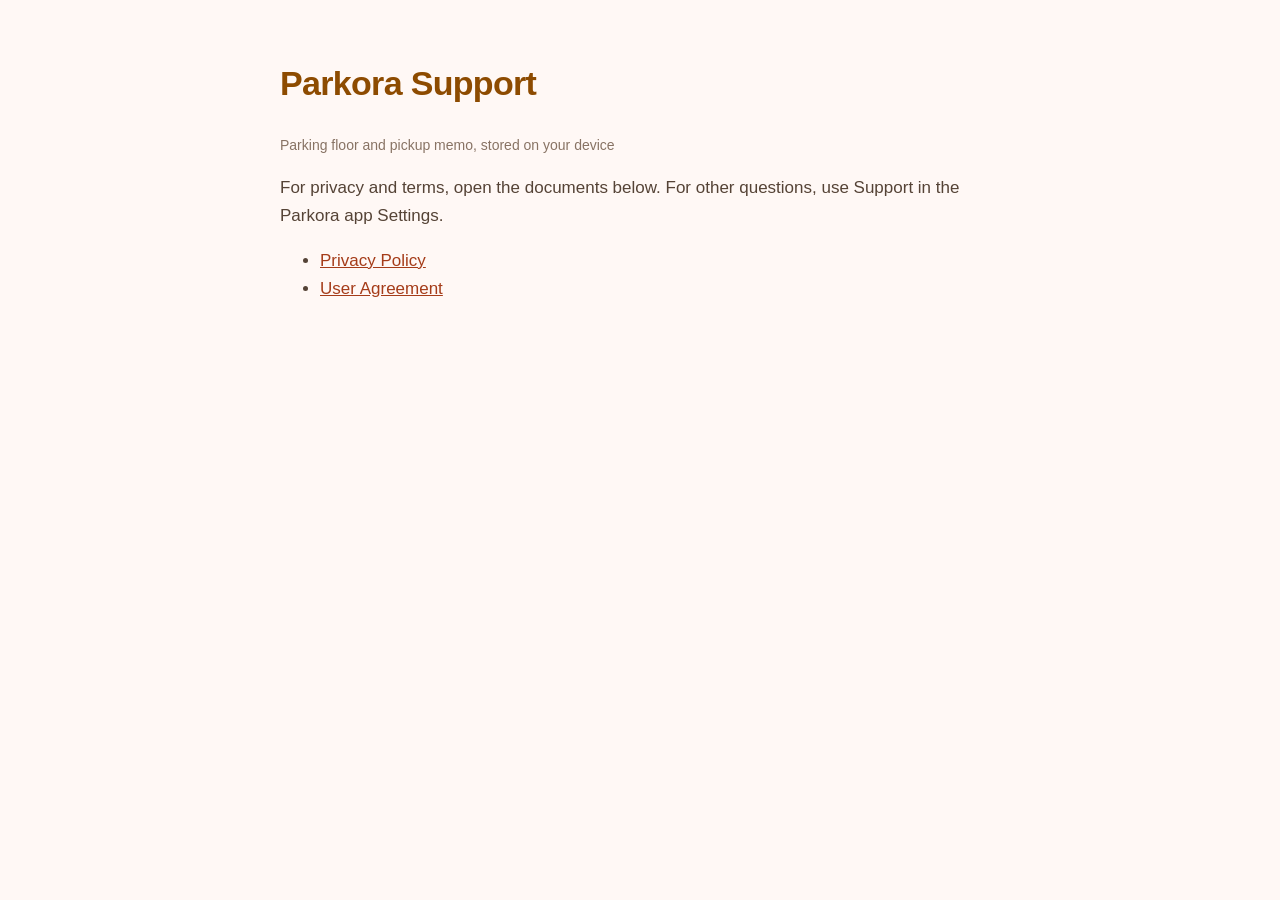
<file: index.html>
<!DOCTYPE html>
<html lang="en">
<head>
  <meta charset="utf-8">
  <meta name="viewport" content="width=device-width, initial-scale=1">
  <title>Parkora Support</title>
  <link rel="stylesheet" href="legal.css">
</head>
<body>
  <main>
    <h1>Parkora Support</h1>
    <p class="meta">Parking floor and pickup memo, stored on your device</p>
    <p>For privacy and terms, open the documents below. For other questions, use Support in the Parkora app Settings.</p>
    <ul>
      <li><a href="privacy-policy.html">Privacy Policy</a></li>
      <li><a href="user-agreement.html">User Agreement</a></li>
    </ul>
  </main>
</body>
</html>
</file>
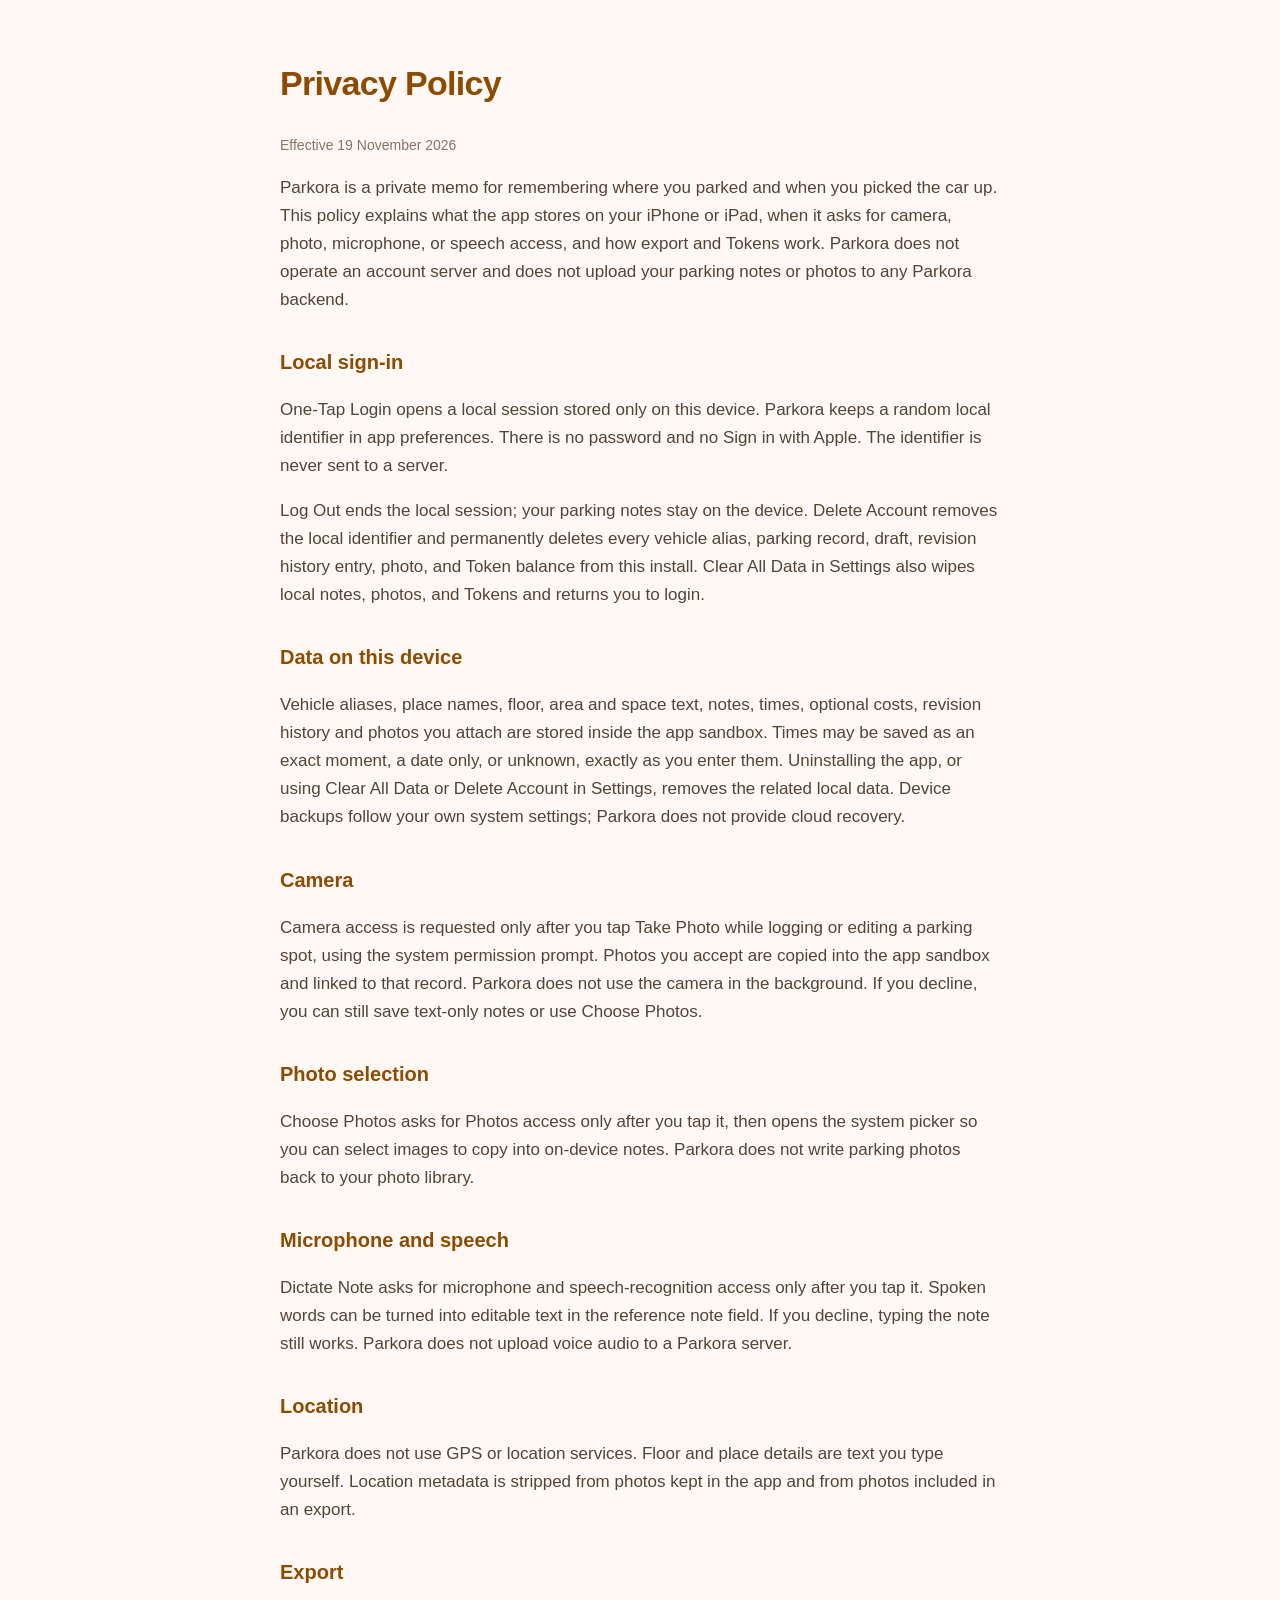
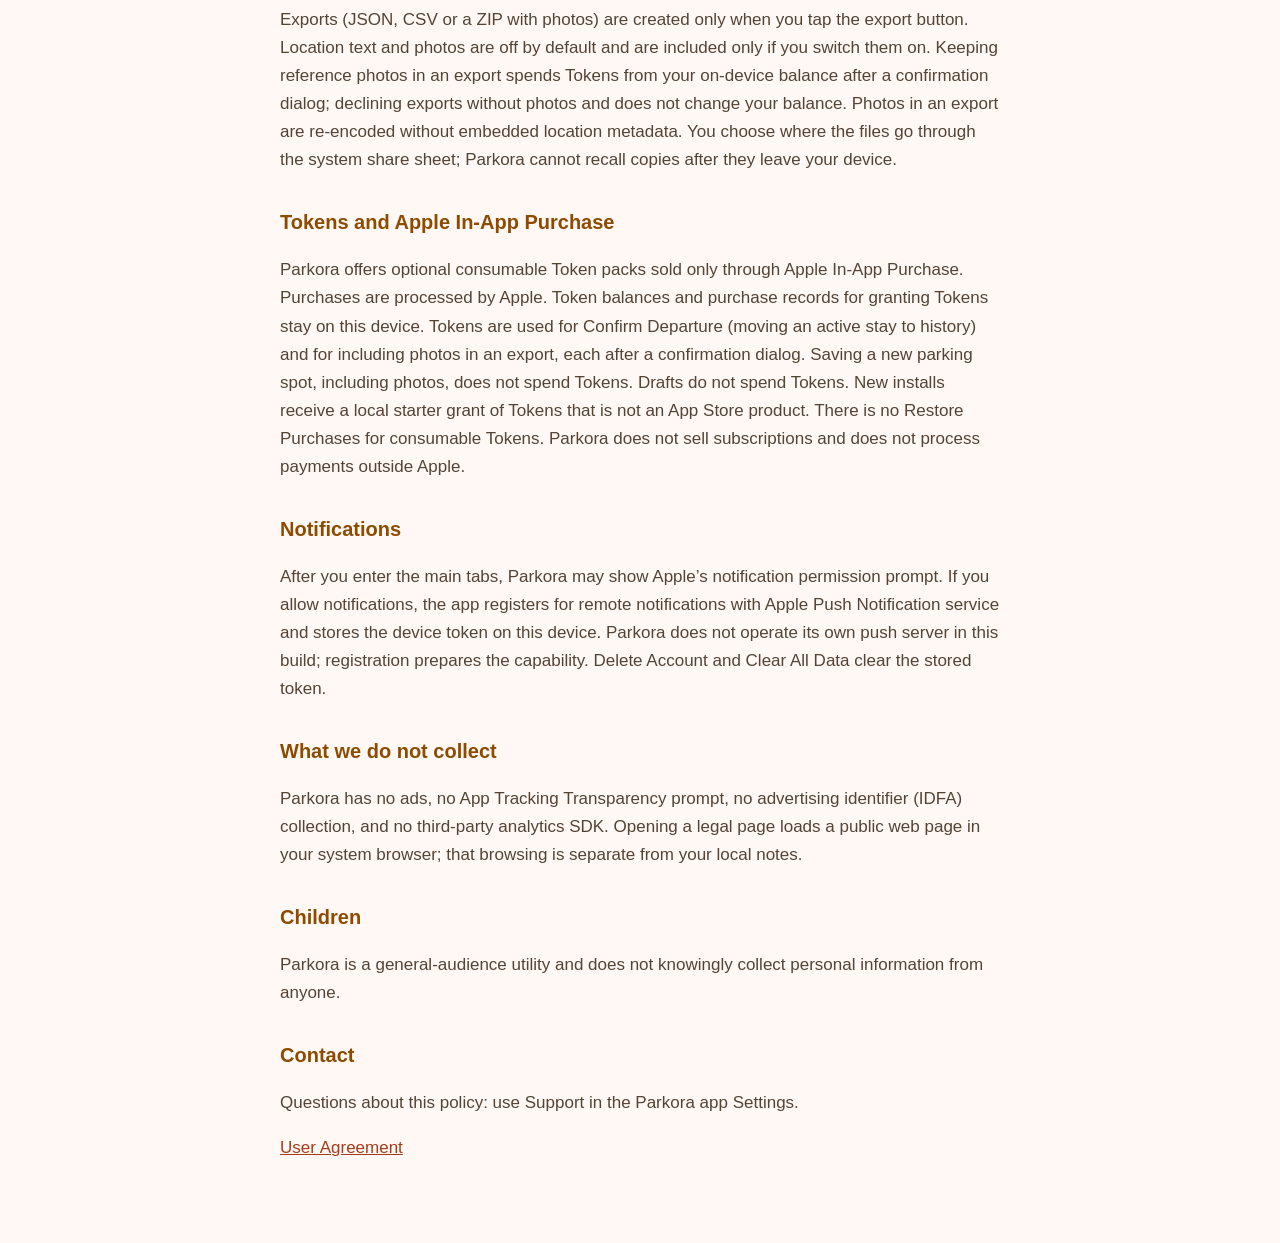
<file: privacy-policy.html>
<!DOCTYPE html>
<html lang="en">
<head>
  <meta charset="utf-8">
  <meta name="viewport" content="width=device-width, initial-scale=1">
  <meta http-equiv="Cache-Control" content="no-cache, no-store, must-revalidate">
  <meta http-equiv="Pragma" content="no-cache">
  <title>Parkora Privacy Policy</title>
  <link rel="stylesheet" href="legal.css">
</head>
<body>
  <main>
    <h1>Privacy Policy</h1>
    <p class="meta">Effective 19 November 2026</p>
    <p>Parkora is a private memo for remembering where you parked and when you picked the car up. This policy explains what the app stores on your iPhone or iPad, when it asks for camera, photo, microphone, or speech access, and how export and Tokens work. Parkora does not operate an account server and does not upload your parking notes or photos to any Parkora backend.</p>

    <h2>Local sign-in</h2>
    <p>One-Tap Login opens a local session stored only on this device. Parkora keeps a random local identifier in app preferences. There is no password and no Sign in with Apple. The identifier is never sent to a server.</p>
    <p>Log Out ends the local session; your parking notes stay on the device. Delete Account removes the local identifier and permanently deletes every vehicle alias, parking record, draft, revision history entry, photo, and Token balance from this install. Clear All Data in Settings also wipes local notes, photos, and Tokens and returns you to login.</p>

    <h2>Data on this device</h2>
    <p>Vehicle aliases, place names, floor, area and space text, notes, times, optional costs, revision history and photos you attach are stored inside the app sandbox. Times may be saved as an exact moment, a date only, or unknown, exactly as you enter them. Uninstalling the app, or using Clear All Data or Delete Account in Settings, removes the related local data. Device backups follow your own system settings; Parkora does not provide cloud recovery.</p>

    <h2>Camera</h2>
    <p>Camera access is requested only after you tap Take Photo while logging or editing a parking spot, using the system permission prompt. Photos you accept are copied into the app sandbox and linked to that record. Parkora does not use the camera in the background. If you decline, you can still save text-only notes or use Choose Photos.</p>

    <h2>Photo selection</h2>
    <p>Choose Photos asks for Photos access only after you tap it, then opens the system picker so you can select images to copy into on-device notes. Parkora does not write parking photos back to your photo library.</p>

    <h2>Microphone and speech</h2>
    <p>Dictate Note asks for microphone and speech-recognition access only after you tap it. Spoken words can be turned into editable text in the reference note field. If you decline, typing the note still works. Parkora does not upload voice audio to a Parkora server.</p>

    <h2>Location</h2>
    <p>Parkora does not use GPS or location services. Floor and place details are text you type yourself. Location metadata is stripped from photos kept in the app and from photos included in an export.</p>

    <h2>Export</h2>
    <p>Exports (JSON, CSV or a ZIP with photos) are created only when you tap the export button. Location text and photos are off by default and are included only if you switch them on. Keeping reference photos in an export spends Tokens from your on-device balance after a confirmation dialog; declining exports without photos and does not change your balance. Photos in an export are re-encoded without embedded location metadata. You choose where the files go through the system share sheet; Parkora cannot recall copies after they leave your device.</p>

    <h2>Tokens and Apple In-App Purchase</h2>
    <p>Parkora offers optional consumable Token packs sold only through Apple In-App Purchase. Purchases are processed by Apple. Token balances and purchase records for granting Tokens stay on this device. Tokens are used for Confirm Departure (moving an active stay to history) and for including photos in an export, each after a confirmation dialog. Saving a new parking spot, including photos, does not spend Tokens. Drafts do not spend Tokens. New installs receive a local starter grant of Tokens that is not an App Store product. There is no Restore Purchases for consumable Tokens. Parkora does not sell subscriptions and does not process payments outside Apple.</p>

    <h2>Notifications</h2>
    <p>After you enter the main tabs, Parkora may show Apple’s notification permission prompt. If you allow notifications, the app registers for remote notifications with Apple Push Notification service and stores the device token on this device. Parkora does not operate its own push server in this build; registration prepares the capability. Delete Account and Clear All Data clear the stored token.</p>

    <h2>What we do not collect</h2>
    <p>Parkora has no ads, no App Tracking Transparency prompt, no advertising identifier (IDFA) collection, and no third-party analytics SDK. Opening a legal page loads a public web page in your system browser; that browsing is separate from your local notes.</p>

    <h2>Children</h2>
    <p>Parkora is a general-audience utility and does not knowingly collect personal information from anyone.</p>

    <h2>Contact</h2>
    <p>Questions about this policy: use Support in the Parkora app Settings.</p>
    <p><a href="user-agreement.html">User Agreement</a></p>
  </main>
</body>
</html>
</file>
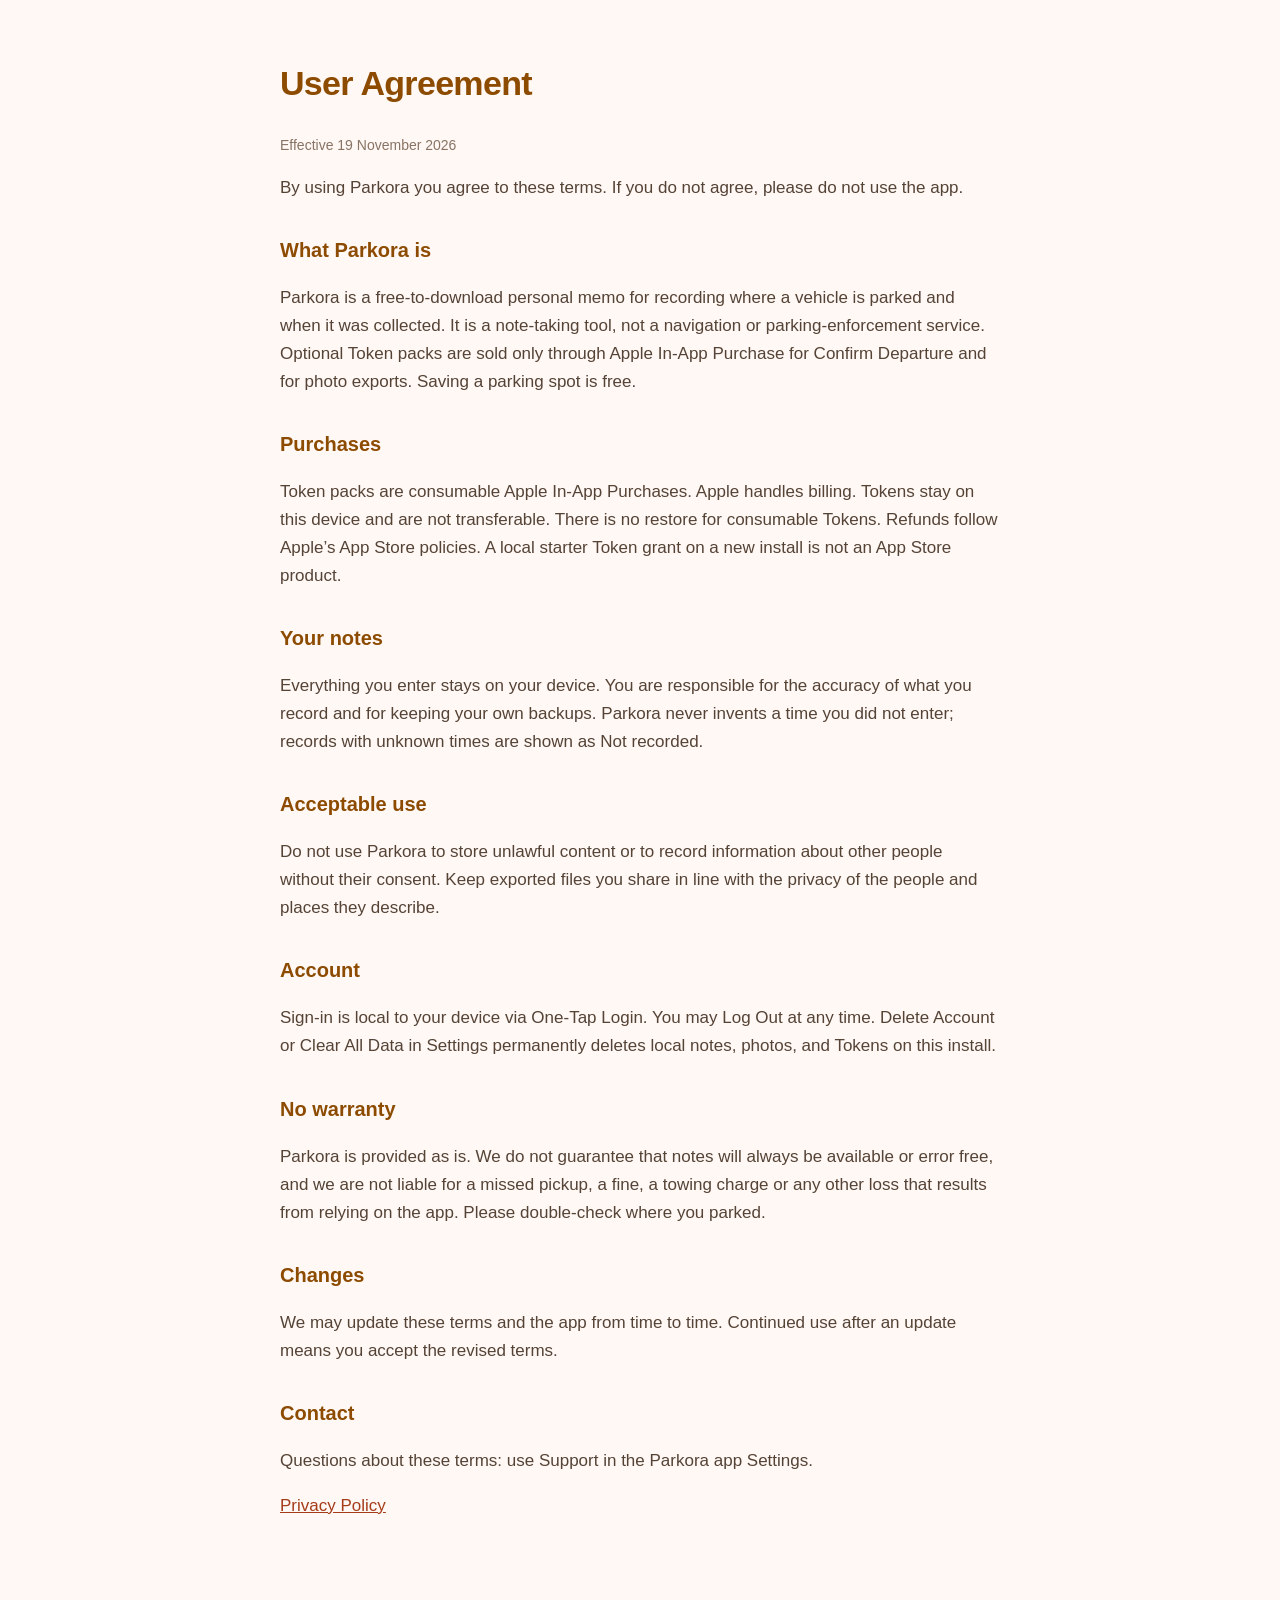
<file: user-agreement.html>
<!DOCTYPE html>
<html lang="en">
<head>
  <meta charset="utf-8">
  <meta name="viewport" content="width=device-width, initial-scale=1">
  <meta http-equiv="Cache-Control" content="no-cache, no-store, must-revalidate">
  <meta http-equiv="Pragma" content="no-cache">
  <title>Parkora User Agreement</title>
  <link rel="stylesheet" href="legal.css">
</head>
<body>
  <main>
    <h1>User Agreement</h1>
    <p class="meta">Effective 19 November 2026</p>
    <p>By using Parkora you agree to these terms. If you do not agree, please do not use the app.</p>

    <h2>What Parkora is</h2>
    <p>Parkora is a free-to-download personal memo for recording where a vehicle is parked and when it was collected. It is a note-taking tool, not a navigation or parking-enforcement service. Optional Token packs are sold only through Apple In-App Purchase for Confirm Departure and for photo exports. Saving a parking spot is free.</p>

    <h2>Purchases</h2>
    <p>Token packs are consumable Apple In-App Purchases. Apple handles billing. Tokens stay on this device and are not transferable. There is no restore for consumable Tokens. Refunds follow Apple’s App Store policies. A local starter Token grant on a new install is not an App Store product.</p>

    <h2>Your notes</h2>
    <p>Everything you enter stays on your device. You are responsible for the accuracy of what you record and for keeping your own backups. Parkora never invents a time you did not enter; records with unknown times are shown as Not recorded.</p>

    <h2>Acceptable use</h2>
    <p>Do not use Parkora to store unlawful content or to record information about other people without their consent. Keep exported files you share in line with the privacy of the people and places they describe.</p>

    <h2>Account</h2>
    <p>Sign-in is local to your device via One-Tap Login. You may Log Out at any time. Delete Account or Clear All Data in Settings permanently deletes local notes, photos, and Tokens on this install.</p>

    <h2>No warranty</h2>
    <p>Parkora is provided as is. We do not guarantee that notes will always be available or error free, and we are not liable for a missed pickup, a fine, a towing charge or any other loss that results from relying on the app. Please double-check where you parked.</p>

    <h2>Changes</h2>
    <p>We may update these terms and the app from time to time. Continued use after an update means you accept the revised terms.</p>

    <h2>Contact</h2>
    <p>Questions about these terms: use Support in the Parkora app Settings.</p>

    <p><a href="privacy-policy.html">Privacy Policy</a></p>
  </main>
</body>
</html>
</file>
<file: legal.css>
:root { color-scheme: light; }
body {
  margin: 0;
  background: #fff8f5;
  color: #1e1b19;
  font: 17px/1.65 -apple-system, BlinkMacSystemFont, "Segoe UI", sans-serif;
}
main { max-width: 720px; margin: 0 auto; padding: 32px 20px 64px; }
h1 { font-weight: 700; letter-spacing: -0.02em; color: #8d4b00; }
h2 { font-size: 20px; margin-top: 2rem; color: #8d4b00; }
a { color: #a53c19; }
p, li { color: #554336; }
.meta { color: #887364; font-size: 14px; }
</file>
